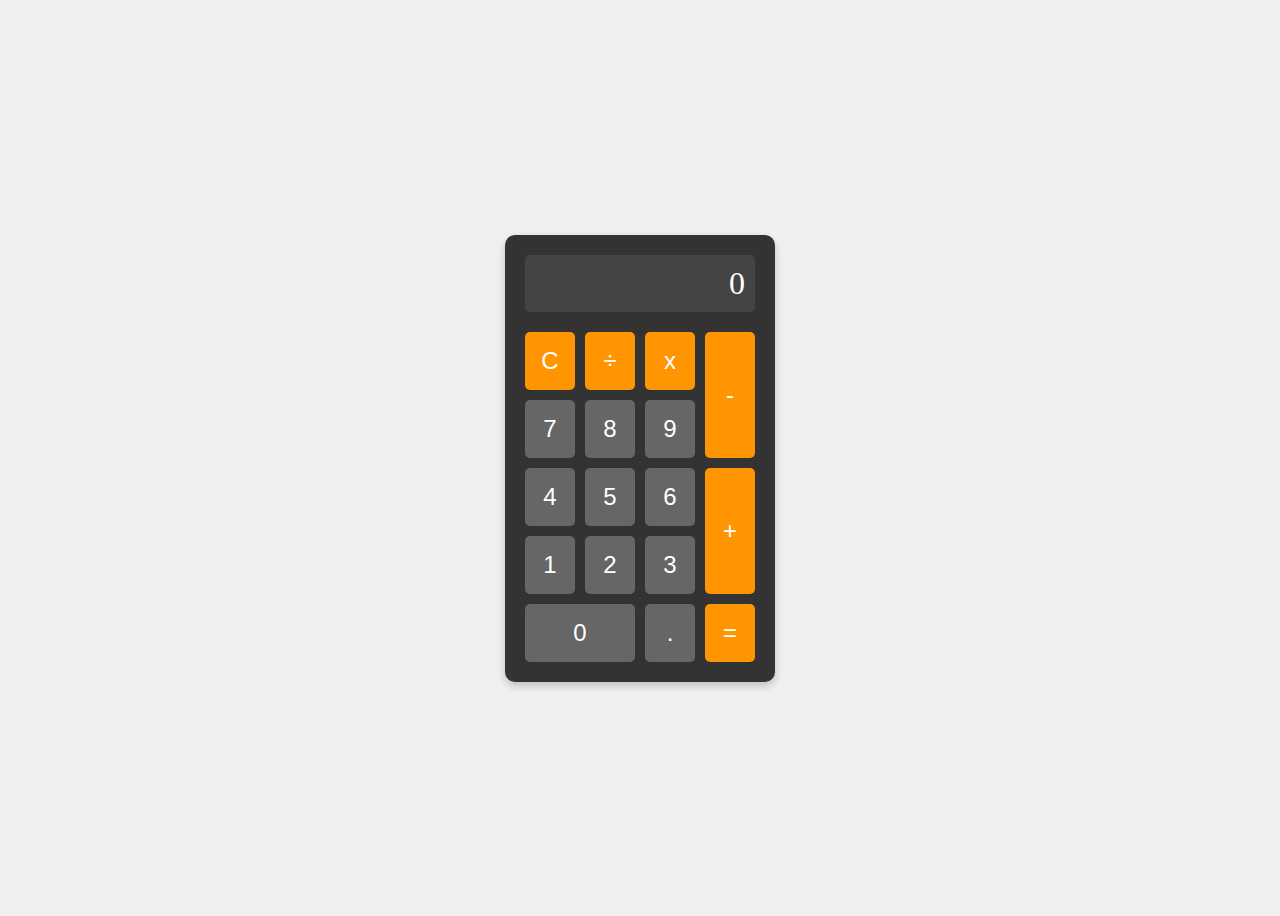
<file: Calculator/index.html>
<!DOCTYPE html>
<html lang="en">
  <head>
    <meta charset="UTF-8" />
    <meta name="viewport" content="width=device-width, initial-scale=1.0" />
    <title>Simple Calculator</title>
    <link rel="stylesheet" href="style.css" />
  </head>
  <body>
    <div class="calculator">
      <div class="display" id="display">0</div>
      <button class="operator" onclick="clearDisplay()">C</button>
      <button
        class="operator"
        onclick="appendToDisplay('/');selectOperator('/')"
      >
        ÷
      </button>
      <button
        class="operator"
        onclick="appendToDisplay('*');selectOperator('x')"
      >
        x
      </button>
      <button
        class="operator double-row"
        onclick="appendToDisplay('-');selectOperator('-')"
      >
        -
      </button>
      <button onclick="appendToDisplay('7')">7</button>
      <button onclick="appendToDisplay('8')">8</button>
      <button onclick="appendToDisplay('9')">9</button>

      <button onclick="appendToDisplay('4')">4</button>
      <button onclick="appendToDisplay('5')">5</button>
      <button onclick="appendToDisplay('6')">6</button>
      <button
        class="operator double-row"
        onclick="appendToDisplay('+');selectOperator('+')"
      >
        +
      </button>
      <button onclick="appendToDisplay('1')">1</button>
      <button onclick="appendToDisplay('2')">2</button>
      <button onclick="appendToDisplay('3')">3</button>

      <button class="double" onclick="appendToDisplay('0')">0</button>
      <button onclick="appendToDisplay('.')">.</button>
      <button class="operator" onclick="calculate()">=</button>
    </div>

    <script src="script.js"></script>
  </body>
</html>
</file>
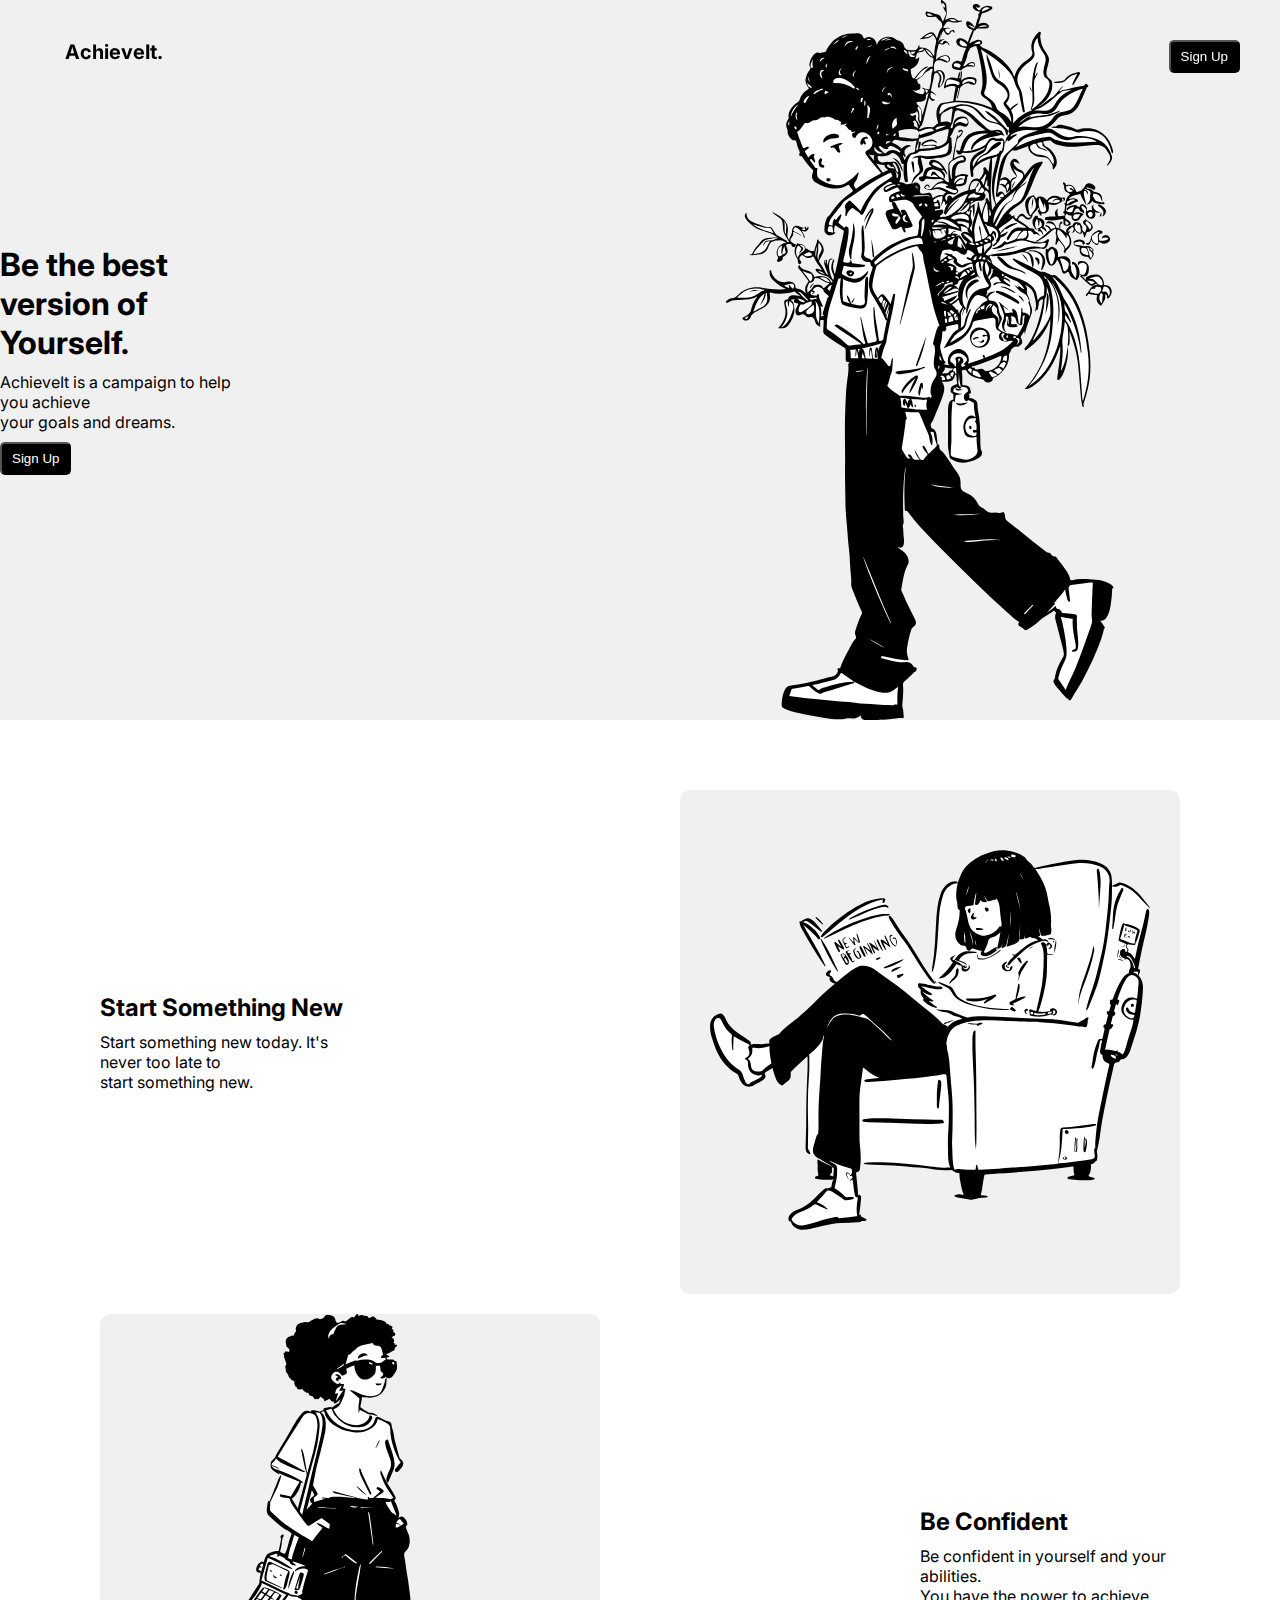
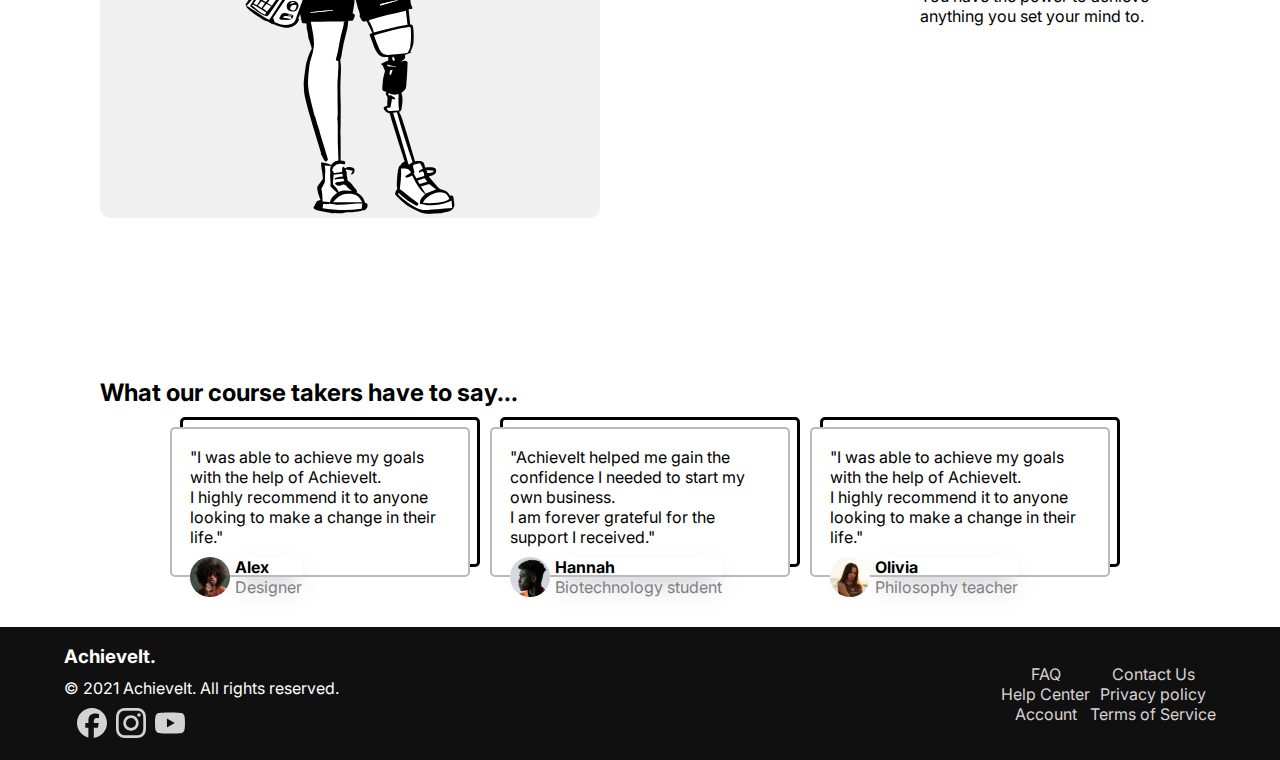
<file: landing page/index.html>
<!DOCTYPE html>
<html lang="en">
  <head>
    <meta charset="UTF-8" />
    <meta name="viewport" content="width=device-width, initial-scale=1.0" />
    <title>AchieveIt.</title>
    <link rel="stylesheet" href="style.css" />
    <link rel="preconnect" href="https://fonts.googleapis.com" />
    <link rel="preconnect" href="https://fonts.gstatic.com" crossorigin />
    <link
      href="https://fonts.googleapis.com/css2?family=Inter:wght@100..900&display=swap"
      rel="stylesheet"
    />
  </head>
  <body>
    <header>
      <p class="logo">AchieveIt.</p>
      <a href=""><button class="btn">Sign Up</button></a>
    </header>
    <main>
      <div class="container1">
        <div class="heading">
          <h1>
            Be the best version of <br />
            Yourself.
          </h1>
          <p>
            AchieveIt is a campaign to help you achieve<br />
            your goals and dreams.
          </p>
          <a href=""><button class="btn">Sign Up</button></a>
        </div>
        <img src="./SVG/Plants.svg" alt="images" class="plants" />
      </div>
      <div class="container2">
        <div class="course-info1">
          <div class="infotext">
            <h2>Start Something New</h2>
            <p>
              Start something new today. It's never too late to <br />start
              something new.
            </p>
          </div>
          <div class="img-div">
            <img
              class="info-img"
              src="./SVG/New Beginnings.svg"
              alt="Start something new"
            />
          </div>
        </div>
        <div class="course-info2">
          <div class="img-div">
            <img class="info-img" src="./SVG/Chillin.svg" alt="Be confident" />
          </div>
          <div class="infotext">
            <h2>Be Confident</h2>
            <p>
              Be confident in yourself and your abilities. <br />You have the
              power to achieve anything you set your mind to.
            </p>
          </div>
        </div>
      </div>
      <div class="container3">
        <h2>What our course takers have to say...</h2>
        <div class="people">
          <div class="person">
            <p>
              "I was able to achieve my goals with the help of AchieveIt. <br />
              I highly recommend it to anyone looking to make a change in their
              life."
            </p>
            <div class="person-info">
              <img src="./SVG/person1.jpg" alt="person1" class="persons" />
              <div class="person-info-noimg">
                <p class="names">Alex</p>
                <span>Designer</span>
              </div>
            </div>
          </div>
          <div class="person">
            <p>
              "AchieveIt helped me gain the confidence I needed to start my own
              business. <br />I am forever grateful for the support I received."
            </p>
            <div class="person-info">
              <img src="./SVG/person2.jpg" alt="person2" class="persons" />
              <div class="person-info-noimg">
                <p class="names">Hannah</p>
                <span>Biotechnology student</span>
              </div>
            </div>
          </div>
          <div class="person">
            <p>
              "I was able to achieve my goals with the help of AchieveIt. <br />
              I highly recommend it to anyone looking to make a change in their
              life."
            </p>
            <div class="person-info">
              <img src="./SVG/person3.jpg" alt="person3" class="persons" />
              <div class="person-info-noimg">
                <p class="names">Olivia</p>
                <span>Philosophy teacher</span>
              </div>
            </div>
          </div>
        </div>
      </div>
    </main>
    <footer>
      <div class="footer-copyright">
        <h3>AchieveIt.</h3>
        <p>© 2021 AchieveIt. All rights reserved.</p>
      
      <div class="footer-social">
        <a href="https://www.facebook.com/"><img src="./SVG/facebook.svg" alt="" class="social-links" /></a>
        <a href="https://www.instagram.com/"><img src="./SVG/instagram.svg" alt="" class="social-links" /></a>
        <a href="https://www.youtube.com/"><img src="./SVG/youtube.svg" alt="" class="social-links" /></a>
      </div>
    </div>
      <div class="quicklinks">
        <div class="quicklinks1">
          <a href="">FAQ</a>
          <a href="">Help Center</a>
          <a href="">Account</a>
          </div>
          <div class="quicklinks2">
          <a href="">Contact Us</a>
          <a href="">Privacy policy</a>
          <a href="">Terms of Service</a>
        </div>
      </div>
      </div>
    </footer>
  </body>
</html>
</file>
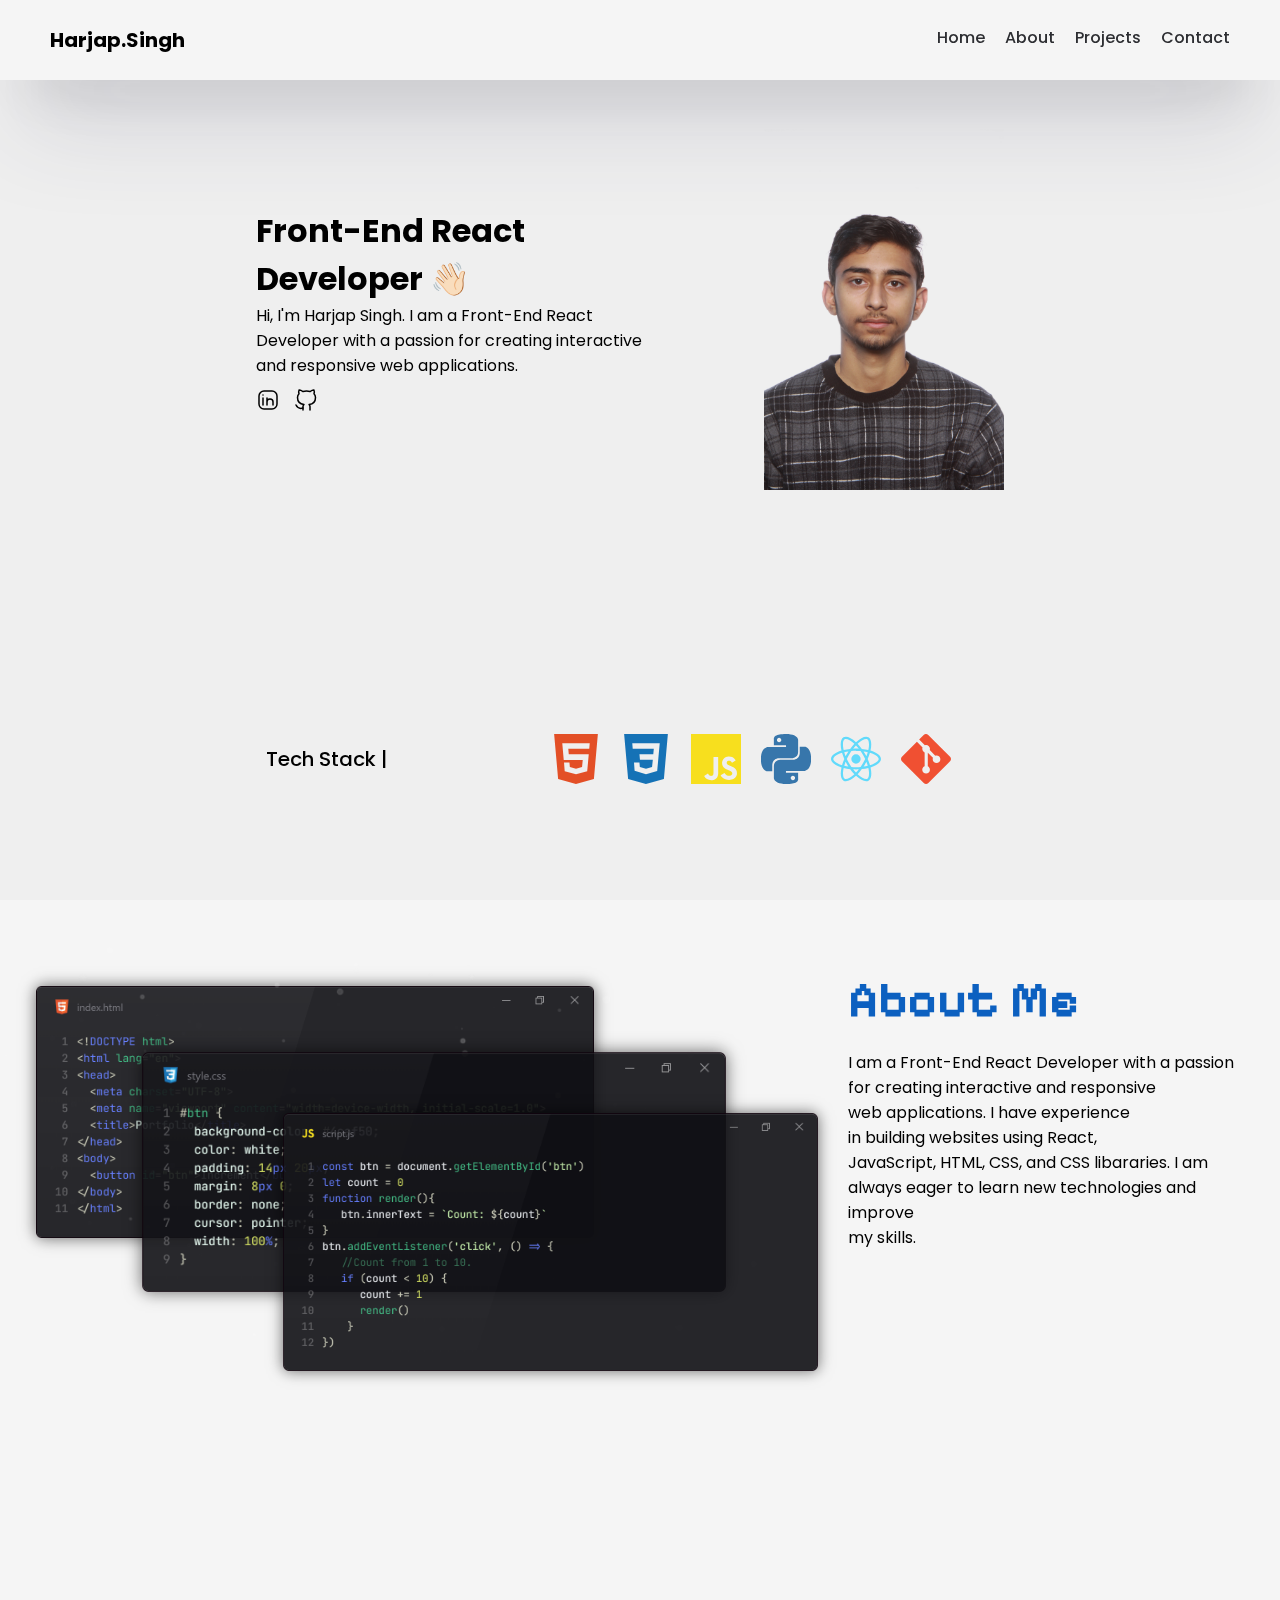
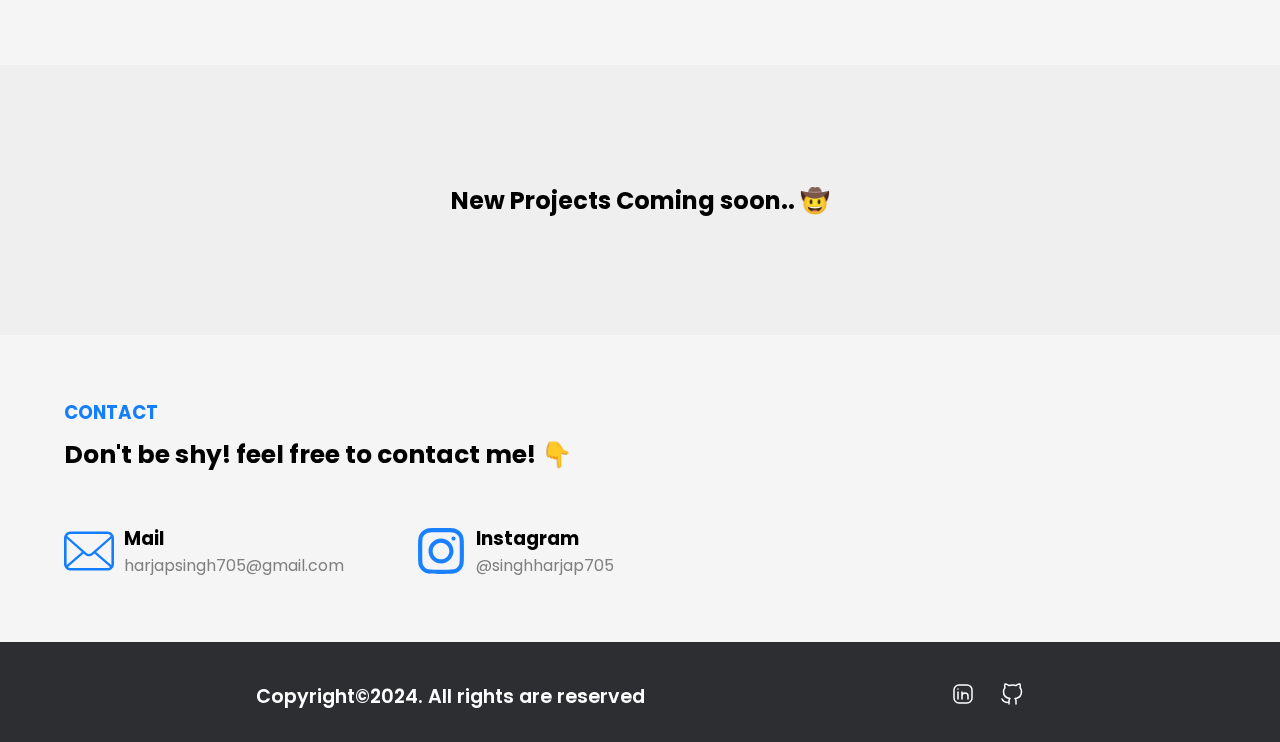
<file: Portfolio/index.html>
<!DOCTYPE html>
<html lang="en">
  <head>
    <meta charset="UTF-8" />
    <meta name="viewport" content="width=device-width, initial-scale=1.0" />
    <title>Harjap Portfolio</title>
    <link rel="stylesheet" href="./styles.css" />
    <link rel="preconnect" href="https://fonts.googleapis.com" />
    <link rel="preconnect" href="https://fonts.gstatic.com" crossorigin />
    <link
      href="https://fonts.googleapis.com/css2?family=Poppins:ital,wght@0,100;0,200;0,300;0,400;0,500;0,600;0,700;0,800;0,900;1,100;1,200;1,300;1,400;1,500;1,600;1,700;1,800;1,900&display=swap"
      rel="stylesheet"
    />
    <link rel="preconnect" href="https://fonts.googleapis.com">
    <link rel="preconnect" href="https://fonts.gstatic.com" crossorigin>
    <link href="https://fonts.googleapis.com/css2?family=Pixelify+Sans:wght@400..700&display=swap" rel="stylesheet">
  </head>
  <body>
    <header>
      <p class="logo">Harjap.Singh</p>
      <nav>
        <ul class="ul-header">
          <li><a class="li-header" href="#home">Home</a></li>
          <li><a class="li-header" href="#about">About</a></li>
          <li><a class="li-header" href="#projects">Projects</a></li>
          <li><a class="li-header" href="#contact">Contact</a></li>
        </ul>
      </nav>
    </header>
    <main>
      <div class="container1">
      <div class="profile" id="home">
        <div class="profile-pic">
          <img src="./images/profile-pic.jpg" alt="Profile Picture" class="profile-picture"/>
        </div>
        <div class="profile-info">
          <h1>Front-End React <br/> Developer 👋🏻</h1>
          <p>
            Hi, I'm Harjap Singh. I am a Front-End React Developer with a passion
            for creating interactive and responsive web applications.
            <div class="profile-links">
              <a href=""><img src="./images/linkedin.svg" alt="LinkedIn"></a>
              <a href=""><img src="./images/github.svg" alt="Github"></a>
            </div>
          </p>
        </div>
        <div class="profile-tech-stack">
          <span class="profile-tech-stack-text">Tech Stack |</span>
          <span class="tech-stack-img"><img src="./images/html5-color.svg" alt=""></span>
          <span class="tech-stack-img"><img src="./images/css3-color.svg" alt=""></span>
          <span class="tech-stack-img"><img src="./images/javascript-color.svg" alt=""></span>
          <span class="tech-stack-img"><img src="./images/python-color.svg" alt=""></span>
          <span class="tech-stack-img"><img src="./images/react-color.svg" alt=""></span>
          <span class="tech-stack-img"><img src="./images/git-color.svg" alt=""></span>
        </div>
    </div>
      </div>
      <div class="container2">
        <div class="about-me" id="about">
          <div class="about-code-img">
            <img class="about-code-img-html" src="./images/html.png" alt="HTML code">
            <img class="about-code-img-css" src="./images/css.png" alt="CSS code">
            <img class="about-code-img-js" src="./images/javascript.png" alt="Javascript code">
          </div>
          <div class="about-text">
          <h2 class="about-heading">About Me</h2>
          <p>
            I am a Front-End React Developer with a passion<br/> for creating
            interactive and responsive<br/>web applications. I have experience<br/>in
            building websites using React,<br/> JavaScript, HTML, CSS, and CSS
            libararies. I am<br/>always eager to learn new technologies and improve<br/>
            my skills.
          </p>
          </div>
        </div>
      </div>
      <div class="container3" id="projects">
        <div class="projects">
          <h2 class="projects-heading">New Projects Coming soon.. 🤠</h2>
        </div>
      </div>
      <div class="container4">
        <div class="contact" id="contact">
          <h2 class="contact-h2">CONTACT</h2>
          <h3 class="contact-h3-cta">Don't be shy! feel free to contact me! 👇</h3>
          <div class="contact-info">
          <section class="email">
          <img src="./images/email.svg" alt="Email" class="email-icon">
          <div>
            <h3>Mail</h3>
            <p>harjapsingh705@gmail.com</p>
          </div>
        </section>
        <section class="insta">
          <img src="./images/instagram.svg" alt="Instagram" class="insta-icon">
          <div>
          <h3>Instagram</h3>
          <p><a href="">@singhharjap705</a></p>
        </div>
        </section>
        </div>
        </div>
      </div>
    </main>
    <footer>
      <p>Copyright&copy;2024. All rights are reserved</p>
      <div class="footer-profile-links">
        <a href=""><img src="./images/linkedin.svg" alt="LinkedIn"></a>
        <a href=""><img src="./images/github.svg" alt="Github"></a>
      </div>
    </footer>
  </body>
</html>
</file>
<file: Calculator/style.css>
body {
  display: flex;
  justify-content: center;
  align-items: center;
  height: 100vh;
  background-color: #f0f0f0;
}

.calculator {
  background-color: #333;
  border-radius: 10px;
  padding: 20px;
  display: grid;
  grid-template-columns: repeat(4, 50px);
  grid-gap: 10px;
  box-shadow: 0 4px 8px rgba(0, 0, 0, 0.2);
}

.display {
  grid-column: 1 / span 4;
  background-color: #444;
  color: white;
  font-size: 2em;
  padding: 10px;
  text-align: right;
  border-radius: 5px;
  margin-bottom: 10px;
}

button {
  background-color: #666;
  color: white;
  font-size: 1.5em;
  border: none;
  padding: 15px 0;
  border-radius: 5px;
  cursor: pointer;
}

.operator {
  background-color: #ff9500;
}

.operator:hover {
  background-color: #ff9500;
  color: black;
}

.double {
  grid-column: span 2;
}

.double-row {
  grid-row: span 2;
}

button:active {
  background-color: #ebe3e3;
  color: black;
}

button:hover {
  background-color: #555;
}
</file>
<file: landing page/style.css>
* {
  padding: 0;
  margin: 0;
  box-sizing: border-box;
  scroll-behavior: smooth;
}

body {
  font-family: "Inter";
  background-color: #ffffff;
}

header {
  display: flex;
  padding: 40px;
  width: 100%;
  justify-content: space-between;
  position: fixed;
  z-index: 100;
}

.logo {
  font-weight: 700;
  font-style: normal;
  font-size: 1.25rem;
  padding-left: 25px;
}

.btn {
  background-color: black;
  color: white;
  font-family: "Segoe UI", Tahoma, Geneva, Verdana, sans-serif;
  padding: 7px 10px 7px 10px;
  border-radius: 5px;
}

.btn:hover {
  cursor: pointer;
  background-color: #f0f0f0;
  color: black;
  transition: 0.2s;
}

.container1,
.container2,
.container3 {
  display: flex;
  height: min-content;
}

.plants {
  height: 80vh;
}

.container1 {
  background-color: #f0f0f0;
  flex-flow: row nowrap;
  justify-content: center;
  align-items: center;
  gap: 25vw;
}

.heading {
  display: flex;
  flex-flow: column nowrap;
  gap: 10px;
}

.container2 {
  display: flex;
  flex-flow: column nowrap;
  padding: 50px 100px 50px 100px;
}

.course-info1,
.course-info2 {
  align-items: center;
  display: flex;
  flex-flow: row nowrap;
  gap: 25vw;
  margin-top: 20px;
}

.img-div {
  background-color: #f0f0f0;
  border-radius: 10px;
}
.info-img {
  width: 500px;
}

.infotext {
  display: flex;
  flex-flow: column nowrap;
  gap: 10px;
}

.container3 {
  margin-top: 60px;
  padding: 50px 100px 50px 100px;
  flex-flow: column nowrap;
  justify-content: center;
}

.people {
  display: flex;
  flex-flow: row wrap;
  gap: 20px;
  justify-content: center;
  align-items: center;
  margin-top: 20px;
}

.person {
  display: flex;
  flex-flow: column nowrap;
  max-width: 300px;
  min-width: 200px;
  height: 150px;
  gap: 10px;
  box-shadow: rgb(188, 186, 186) 0px 0px 0px 2px inset,
    rgb(255, 255, 255) 10px -10px 0px -3px, rgb(0, 0, 0) 10px -10px;
  border-radius: 5px;
  background-color: white;
  padding: 20px;
}

.persons {
  width: 40px;
  height: 40px;
  border-radius: 50%;
  object-fit: cover;
  object-position: top;
}

.person-info {
  display: flex;
  flex-flow: row nowrap;
  color: gray;
  gap: 5px;
}

.person-info-noimg > p {
  color: black;
  font-weight: 700;
  box-shadow: rgba(50, 50, 93, 0.25) 0px 13px 27px -5px,
    rgba(0, 0, 0, 0.3) 0px 8px 16px -8px;
}

.social-links {
  width: 30px;
}

footer {
  background-color: rgb(16, 16, 16);
  color: white;
  display: flex;
  justify-content: space-between;
  padding: 2vh 5vw;
}

footer a {
  text-decoration: none;
  color: #d8d2d2;
}

footer a:hover {
  text-decoration: underline;
}

footer img {
  filter: invert(99%) sepia(24%) saturate(0%) hue-rotate(169deg) brightness(90%)
    contrast(82%);
  margin-left: 5px;
  cursor: pointer;
}

footer img:hover {
  transform: scale(1.2);
  transition: ease-in-out 3ms;
}

.quicklinks {
  display: flex;
  flex-direction: row;
}
.quicklinks1,
.quicklinks2 {
  display: flex;
  flex-flow: column nowrap;
  justify-content: center;
  align-items: center;
}

.footer-copyright {
  display: flex;
  gap: 10px;
  flex-direction: column;
}

.footer-social {
  margin-left: 8px;
}
</file>
<file: Portfolio/styles.css>
* {
  padding: 0;
  margin: 0;
  box-sizing: border-box;
  scroll-behavior: smooth;
}

:root {
  --font-color: #2d2e32;
  --background-color: hsl(0, 0%, 96%);
  --background-color-profile: #efefef;
  --backgroun-color-footer: #2d2e32;
}

body {
  font-family: poppins;
  background-color: var(--background-color);
}

header {
  background-color: var(--background-color);
  display: flex;
  padding: 25px;
  width: 100%;
  justify-content: space-between;
  box-shadow: rgba(50, 50, 93, 0.25) 0px 50px 100px -20px,
    rgba(0, 0, 0, 0.3) 0px 30px 60px -30px;
  position: fixed;
  z-index: 100;
}

.logo {
  font-family: "Poppins", sans-serif;
  font-weight: 700;
  font-style: normal;
  font-size: 1.25rem;
  padding-left: 25px;
}

.ul-header {
  list-style: none;
  display: flex;
  gap: 20px;
  padding-right: 25px;
}

.li-header {
  text-decoration: none;
  color: var(--font-color);
  font-family: poppins;
  font-weight: 500;
}

.container1 {
  background-color: var(--background-color-profile);
}
.profile {
  height: 100vh;
  width: 60%;
  /* padding-bottom: 5%; */
  margin: auto;
  display: grid;
  grid-template-areas: "profile-info profile-pic" "tech-stack tech-stack";
  place-items: center;
}

.profile-pic {
  grid-area: profile-pic;
  padding: 20px;
  margin-left: 80px;
}

.profile-picture {
  mix-blend-mode: multiply;
  width: 100%;
}

.profile-info {
  grid-area: profile-info;
  display: flex;
  flex-direction: column;
}

.profile-links {
  margin-top: 10px;
}

.profile-links a {
  text-decoration: none;
  margin-right: 10px;
}

.profile-links img:hover {
  transform: scale(1.2);
  transition: ease-in-out 0.1s;
}

.profile-tech-stack {
  grid-area: tech-stack;
  width: 100%;
  display: inline-flex;
}

.profile-tech-stack img {
  width: 50px;
  height: 50px;
  margin-right: 20px;
}

.profile-tech-stack img:hover {
  transform: scale(1.2);
  transition: ease-in-out 0.1s;
}

.profile-tech-stack-text {
  padding: 10px;
  font-size: 1.25rem;
  font-weight: 500;
  margin-right: 20%;
}

.container2 {
  display: flex;
  align-items: center;
}

.about-me {
  display: flex;
  flex-flow: row nowrap;
  height: 85vh;
  margin: auto;
  padding: 20px;
}

.about-heading {
  font-size: 50px;
  font-family: "Pixelify Sans", sans-serif;
  font-optical-sizing: auto;
  font-weight: 700;
  margin-bottom: 20px;
  color: #0c60c0;
}

.about-code-img {
  display: grid;
}

.about-code-img-html,
.about-code-img-css,
.about-code-img-js {
  position: relative;
  height: 40%;
  grid-area: 1 / 1 / 2 / 2;
}

.about-code-img-html {
  left: -50px;
}

.about-code-img-css {
  left: 50px;
  top: 60px;
}

.about-code-img-js {
  left: 200px;
  top: 130px;
}

.about-text {
  margin-left: min(100px);
  margin-top: min(50px);
}

/* .container3 {
} */

.projects {
  height: 30vh;
  display: flex;
  flex-flow: row wrap;
  justify-content: center;
  align-items: center;
  padding: 20px;
  background-color: var(--background-color-profile);
}

.email-icon,
.insta-icon {
  width: 50px;
  filter: invert(34%) sepia(90%) saturate(2508%) hue-rotate(202deg)
    brightness(103%) contrast(102%);
}

.contact {
  padding: 5%;
}

.contact-h2 {
  font-family: poppins;
  font-size: 1.15rem;
  font-weight: 700;
  color: #147efb;
  margin-bottom: 10px;
}

.contact-h3-cta {
  font-family: poppins;
  font-size: 25px;
  font-weight: 700;
  margin-bottom: 50px;
}

.contact-info {
  width: 550px;
  display: flex;
  flex-flow: row wrap;
  justify-content: space-between;
}

.email,
.insta {
  display: flex;
  flex-flow: row nowrap;
  align-items: center;
  gap: 10px;
}

.email p {
  color: gray;
}

.insta a {
  text-decoration: none;
  color: gray;
}

footer {
  display: flex;
  padding-top: 40px;
  padding-left: 20%;
  padding-right: 20%;
  padding-bottom: 50px;
  justify-content: space-between;
  background-color: var(--backgroun-color-footer);
  color: white;
  height: 100px;
  font-size: larger;
  font-weight: 600;
}

footer img {
  margin-left: 20px;
  filter: invert(98%) sepia(69%) saturate(2%) hue-rotate(243deg)
    brightness(113%) contrast(100%);
}

footer img:hover {
  transform: scale(1.3);
  transition: ease-in-out 0.1s;
}
</file>
